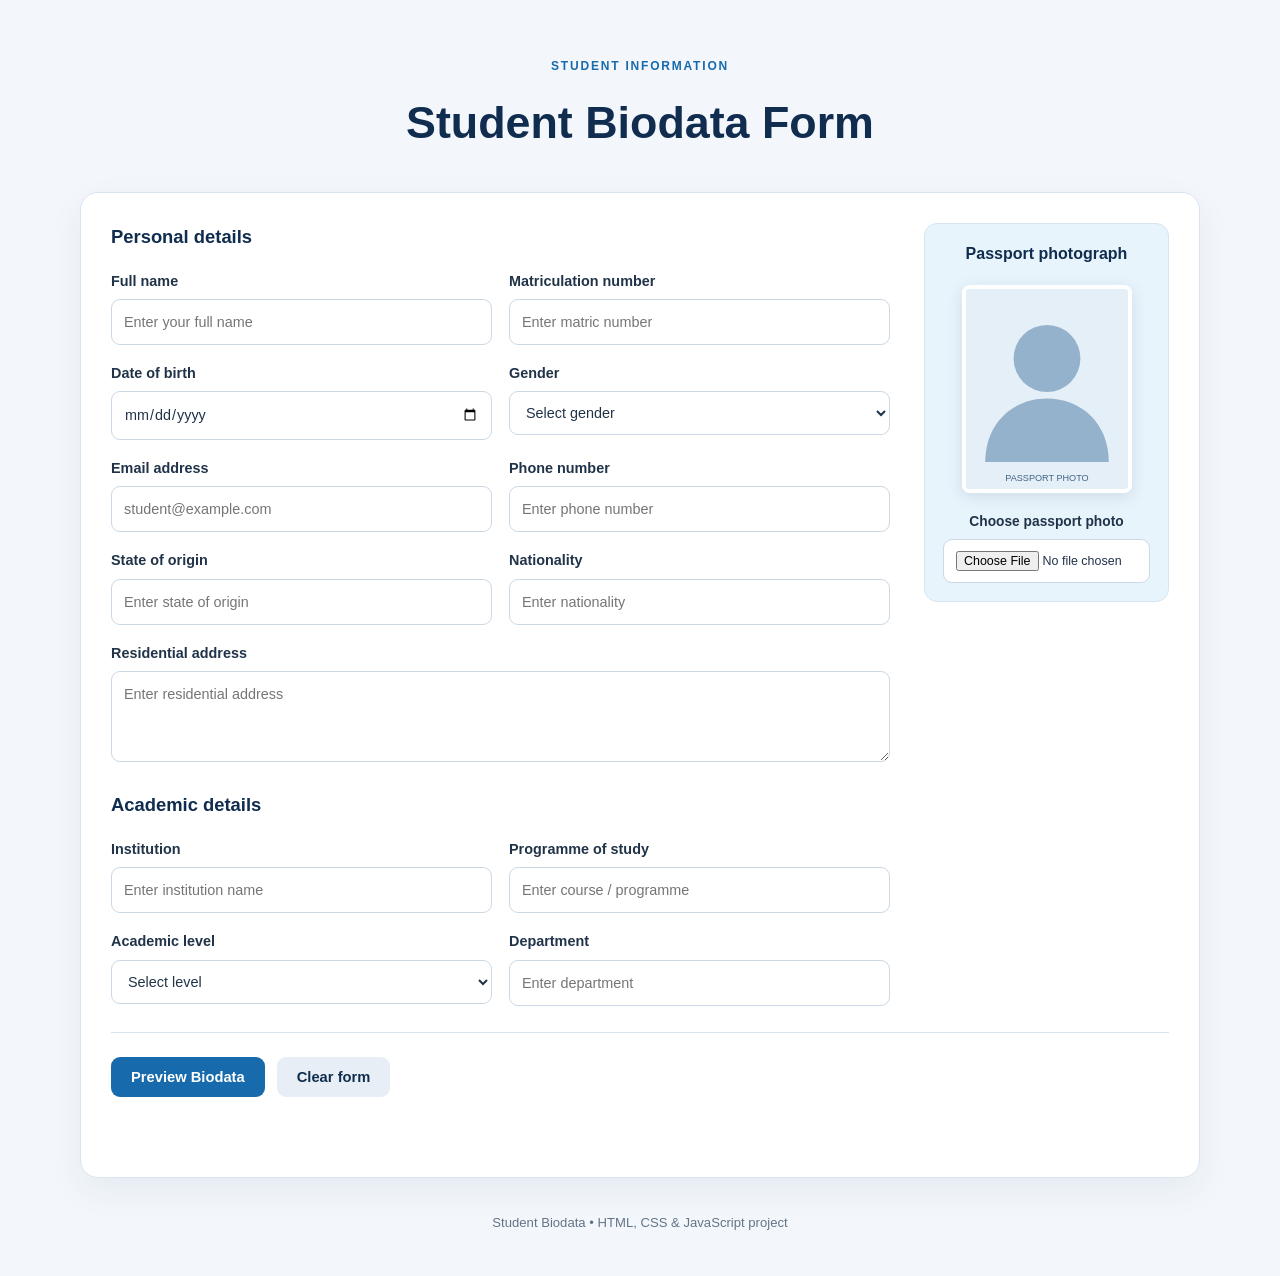
<file: index.html>
<!doctype html>
<html lang="en">
  <head>
    <meta charset="UTF-8" />
    <meta name="viewport" content="width=device-width, initial-scale=1.0" />
    <title>Student Biodata Form</title>
    <link rel="stylesheet" href="style.css" />
    <script src="script.js" defer></script>
  </head>
  <body>
    <main class="page">
      <header class="page-header">
        <p class="eyebrow">STUDENT INFORMATION</p>
        <h1>Student Biodata Form</h1>
      </header>

      <form id="biodataForm" class="form-card" novalidate>
        <div class="form-layout">
          <div class="fields">
            <h2>Personal details</h2>
            <div class="field-grid">
              <label
                >Full name
                <input
                  id="fullName"
                  name="fullName"
                  type="text"
                  placeholder="Enter your full name"
                  required
              /></label>
              <label
                >Matriculation number
                <input
                  id="matricNumber"
                  name="matricNumber"
                  type="text"
                  placeholder="Enter matric number"
                  required
              /></label>
              <label
                >Date of birth <input id="dob" name="dob" type="date" required
              /></label>
              <label
                >Gender
                <select id="gender" name="gender" required>
                  <option value="">Select gender</option>
                  <option>Male</option>
                  <option>Female</option>
                </select></label
              >
              <label
                >Email address
                <input
                  id="email"
                  name="email"
                  type="email"
                  placeholder="student@example.com"
                  required
              /></label>
              <label
                >Phone number
                <input
                  id="phone"
                  name="phone"
                  type="tel"
                  placeholder="Enter phone number"
                  pattern="[0-9]+"
                  required
              /></label>
              <label
                >State of origin
                <input
                  id="state"
                  name="state"
                  type="text"
                  placeholder="Enter state of origin"
                  required
              /></label>
              <label
                >Nationality
                <input
                  id="nationality"
                  name="nationality"
                  type="text"
                  placeholder="Enter nationality"
                  required
              /></label>
            </div>
            <label class="full-width"
              >Residential address
              <textarea
                id="address"
                name="address"
                rows="3"
                placeholder="Enter residential address"
                required
              ></textarea>
            </label>
            <h2>Academic details</h2>
            <div class="field-grid">
              <label
                >Institution
                <input
                  id="institution"
                  name="institution"
                  type="text"
                  placeholder="Enter institution name"
                  required
              /></label>
              <label
                >Programme of study
                <input
                  id="programme"
                  name="programme"
                  type="text"
                  placeholder="Enter course / programme"
                  required
              /></label>
              <label
                >Academic level
                <select id="level" name="level" required>
                  <option value="">Select level</option>
                  <option>100 Level</option>
                  <option>200 Level</option>
                  <option>300 Level</option>
                  <option>400 Level</option>
                  <option>500 Level</option>
                  <option>Postgraduate</option>
                </select></label
              >
              <label
                >Department
                <input
                  id="department"
                  name="department"
                  type="text"
                  placeholder="Enter department"
                  required
              /></label>
            </div>
          </div>
          <aside class="photo-area">
            <h2>Passport photograph</h2>
            <div class="passport-shell">
              <iframe
                id="passportFrame"
                src="passport.html"
                title="Embedded passport photograph"
                loading="lazy"
              ></iframe>
            </div>
            <label for="photoInput" class="upload-label"
              >Choose passport photo</label
            >
            <input
              id="photoInput"
              type="file"
              accept="image/png,image/jpeg,image/webp"
            />
          </aside>
        </div>
        <div class="form-actions">
          <button type="submit">Preview Biodata</button>
          <button type="reset" class="secondary">Clear form</button>
        </div>
        <p id="message" class="message" role="status" aria-live="polite"></p>
      </form>
      <section id="preview" class="preview-card" hidden aria-live="polite">
        <h2>Biodata preview</h2>
        <div id="previewContent" class="preview-grid"></div>
      </section>
      <footer><p>Student Biodata • HTML, CSS & JavaScript project</p></footer>
    </main>
  </body>
</html>
</file>
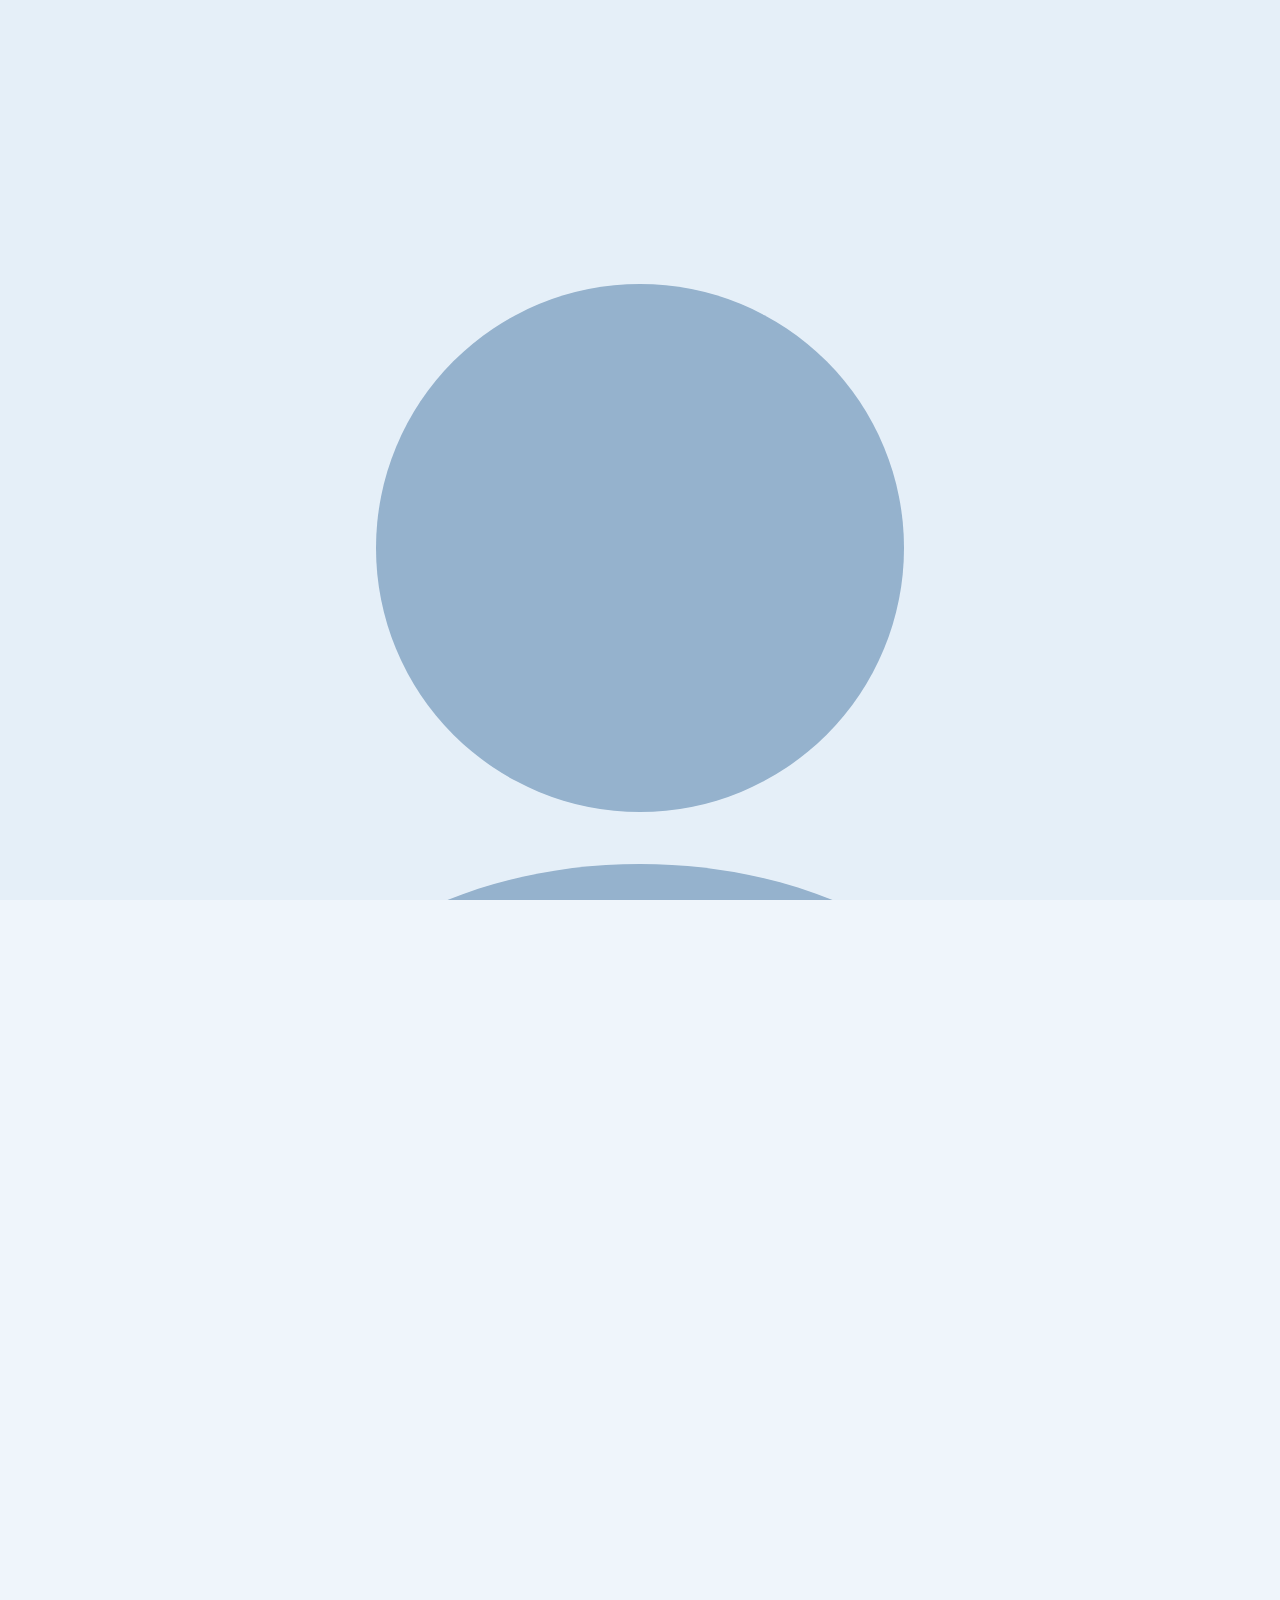
<file: passport.html>
<!DOCTYPE html>
<html lang="en">
<head><meta charset="UTF-8"><meta name="viewport" content="width=device-width, initial-scale=1.0"><title>Passport Photo</title>
<style>
html,body{margin:0;width:100%;height:100%;background:#eff5fb;overflow:hidden}body{display:grid;place-items:center}img{display:block;width:100%;height:100%;object-fit:cover} 
</style></head>
<body><img id="passportImage" src="assets/passport-placeholder.svg" alt="Passport photograph placeholder">
<script>
window.addEventListener('message',function(event){
  if(event.source!==window.parent || !event.data || event.data.type!=='passport-photo')return;
  if(typeof event.data.url==='string' && event.data.url.startsWith('data:image/')){
    document.getElementById('passportImage').src=event.data.url;
  }
});
</script></body></html>
</file>
<file: style.css>
:root {
  --navy: #102d4f;
  --blue: #176aab;
  --sky: #e8f4fc;
  --ink: #203348;
  --muted: #637387;
  --line: #d8e5f1;
  --white: #fff;
}
* {
  box-sizing: border-box;
}
html {
  scroll-behavior: smooth;
}
body {
  margin: 0;
  font-family: Arial, Helvetica, sans-serif;
  background: #f3f7fb;
  color: var(--ink);
  line-height: 1.55;
}
.page {
  width: min(1120px, calc(100% - 32px));
  margin: auto;
}
.page-header {
  text-align: center;
  padding: 45px 12px 28px;
}
.eyebrow {
  color: var(--blue);
  letter-spacing: 0.15em;
  font-weight: bold;
  font-size: 0.75rem;
}
.page-header h1 {
  font-size: clamp(1.8rem, 4vw, 2.8rem);
  color: var(--navy);
  margin: 7px 0;
}
.page-header > p:last-child {
  color: var(--muted);
  max-width: 650px;
  margin: 8px auto;
}
.form-card,
.preview-card {
  background: var(--white);
  border: 1px solid var(--line);
  border-radius: 18px;
  box-shadow: 0 12px 34px #12345210;
  padding: 30px;
}
.form-layout {
  display: flex;
  gap: 34px;
  align-items: flex-start;
}
.fields {
  flex: 1;
  min-width: 0;
}
h2 {
  font-size: 1.15rem;
  color: var(--navy);
  margin: 0 0 18px;
}
.fields h2:not(:first-child) {
  margin-top: 29px;
}
.field-grid {
  display: grid;
  grid-template-columns: repeat(2, minmax(0, 1fr));
  gap: 17px;
}
.field-grid label,
.full-width {
  display: flex;
  flex-direction: column;
  gap: 7px;
  font-size: 0.9rem;
  font-weight: 600;
}
.full-width {
  margin-top: 17px;
}
input,
select,
textarea {
  width: 100%;
  border: 1px solid #cbd8e5;
  border-radius: 9px;
  background: white;
  color: var(--ink);
  font: inherit;
  font-weight: 400;
  padding: 11px 12px;
  min-height: 44px;
}
textarea {
  resize: vertical;
}
input:focus,
select:focus,
textarea:focus,
button:focus-visible {
  outline: 3px solid #9ed8ff;
  outline-offset: 2px;
}
.photo-area {
  flex: 0 0 245px;
  background: var(--sky);
  border: 1px solid var(--line);
  border-radius: 13px;
  padding: 18px;
  text-align: center;
}
.photo-area h2 {
  font-size: 1rem;
}
.passport-shell {
  width: 170px;
  height: 208px;
  margin: 0 auto 18px;
  border: 4px solid white;
  box-shadow: 0 4px 15px #213c5520;
  border-radius: 8px;
  overflow: hidden;
}
.passport-shell iframe {
  width: 100%;
  height: 100%;
  border: 0;
  display: block;
}
.upload-label {
  display: block;
  font-size: 0.86rem;
  font-weight: bold;
  margin-bottom: 7px;
}
.photo-area input {
  font-size: 0.78rem;
  background: #fff;
  max-width: 100%;
}
.photo-note,
.preview-hint {
  font-size: 0.8rem;
  color: var(--muted);
}
.form-actions {
  border-top: 1px solid var(--line);
  padding-top: 24px;
  margin-top: 26px;
  display: flex;
  gap: 12px;
  flex-wrap: wrap;
}
button {
  border: 0;
  background: var(--blue);
  color: #fff;
  padding: 12px 20px;
  border-radius: 9px;
  cursor: pointer;
  font-weight: bold;
  font-size: 0.92rem;
  transition:
    background 0.2s,
    transform 0.2s;
}
button:hover {
  background: #0e5086;
  transform: translateY(-1px);
}
button.secondary {
  background: #e8eef5;
  color: var(--navy);
}
button.secondary:hover {
  background: #d8e4ef;
}
.message {
  color: #9d3c22;
  min-height: 1.4em;
  font-size: 0.91rem;
}
.preview-card {
  margin-top: 20px;
}
.preview-grid {
  display: grid;
  grid-template-columns: repeat(2, minmax(0, 1fr));
  gap: 13px;
}
.preview-grid > div {
  background: #f5f9fc;
  border-radius: 8px;
  padding: 12px;
  min-width: 0;
  overflow-wrap: anywhere;
}
.preview-grid strong {
  display: block;
  color: var(--muted);
  font-size: 0.76rem;
  margin-bottom: 5px;
}
.preview-grid span {
  font-size: 0.93rem;
}
footer {
  text-align: center;
  color: var(--muted);
  padding: 22px 0 30px;
  font-size: 0.82rem;
}
@media (max-width: 850px) {
  .form-layout {
    flex-direction: column;
  }
  .photo-area {
    order: -1;
    align-self: center;
    flex: 0 0 auto;
    width: 100%;
    max-width: 330px;
  }
  .form-card {
    padding: 20px;
  }
}
@media (max-width: 540px) {
  .field-grid,
  .preview-grid {
    grid-template-columns: 1fr;
  }
  .page {
    width: min(100% - 20px, 1120px);
  }
  .form-card,
  .preview-card {
    padding: 17px;
  }
  .page-header {
    padding-top: 25px;
  }
  .form-actions button {
    flex: 1 1 100%;
  }
}
@media (prefers-reduced-motion: reduce) {
  html {
    scroll-behavior: auto;
  }
  button {
    transition: none;
  }
}
</file>
